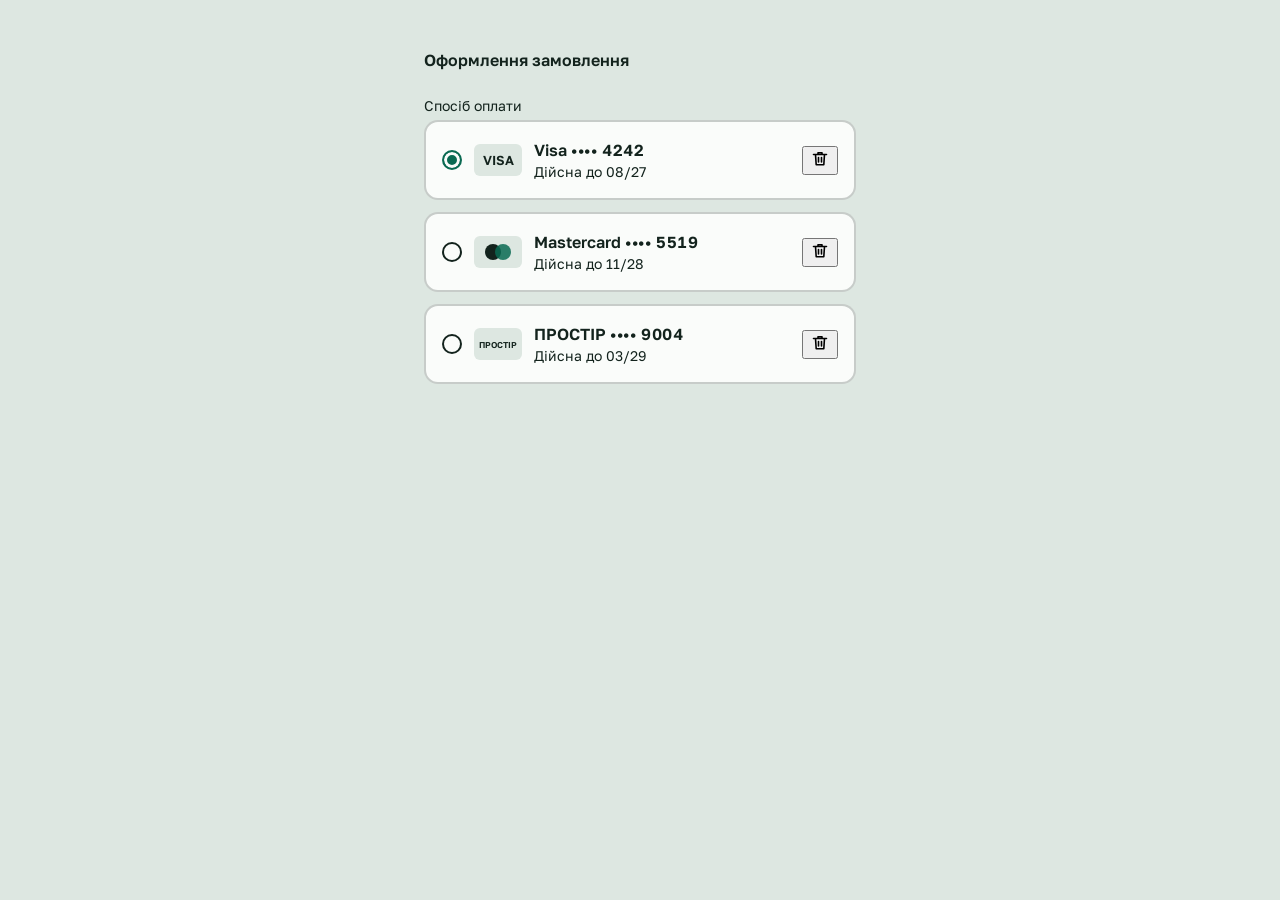
<file: index.html>
<!DOCTYPE html>
<html lang="uk">
<head>
  <meta charset="utf-8">
  <meta name="viewport" content="width=device-width, initial-scale=1">
  <title>Payment Method Card — Практична робота №1</title>

  <link rel="preconnect" href="https://fonts.googleapis.com">
  <link rel="preconnect" href="https://fonts.gstatic.com" crossorigin>
  <link href="https://fonts.googleapis.com/css2?family=Golos+Text:wght@400;600&display=swap" rel="stylesheet">

  <link rel="stylesheet" href="style.css">
</head>

<body>
  <main class="checkout">
    <h1 class="checkout__title">Оформлення замовлення</h1>

    <form>
      <fieldset class="checkout__group">
        <legend class="checkout__legend">Спосіб оплати</legend>

  
        <article class="pay-card">
          <input class="pay-card__radio" type="radio" name="payment-method"
                 id="pm-visa-4242" value="visa-4242"
                 aria-describedby="pm-visa-4242-expiry" checked>

          <svg class="pay-card__logo" viewBox="0 0 48 32" aria-hidden="true">
            <rect class="pay-card__logo-frame" width="48" height="32" rx="6"/>
            <text class="pay-card__logo-word" x="24" y="21" text-anchor="middle" font-size="13">VISA</text>
          </svg>

          <div class="pay-card__info">
            <h2 class="pay-card__title">
              <label class="pay-card__label" for="pm-visa-4242">
                Visa
                <span class="pay-card__number" aria-hidden="true">•••• 4242</span>
                <span class="visually-hidden">, номер закінчується на 4242</span>
              </label>
            </h2>
            <p class="pay-card__expiry" id="pm-visa-4242-expiry">
              Дійсна до <time datetime="2027-08">08/27</time>
            </p>
          </div>

          <button class="pay-card__remove" type="button"
                  aria-label="Видалити картку Visa, що закінчується на 4242">
            <svg viewBox="0 0 20 20" width="20" height="20" aria-hidden="true"
                 fill="none" stroke="currentColor" stroke-width="1.6"
                 stroke-linecap="round" stroke-linejoin="round">
              <path d="M3.5 5.5h13M8 5.5V3.75h4V5.5M5.5 5.5l.7 10.25h7.6l.7-10.25M8.5 8.5V13M11.5 8.5V13"/>
            </svg>
          </button>
        </article>

        <article class="pay-card">
          <input class="pay-card__radio" type="radio" name="payment-method"
                 id="pm-mc-5519" value="mastercard-5519"
                 aria-describedby="pm-mc-5519-expiry">

          <svg class="pay-card__logo" viewBox="0 0 48 32" aria-hidden="true">
            <rect class="pay-card__logo-frame" width="48" height="32" rx="6"/>
            <circle cx="19" cy="16" r="8" fill="currentColor"/>
            <circle class="pay-card__logo-accent" cx="29" cy="16" r="8" fill-opacity="0.85"/>
          </svg>

          <div class="pay-card__info">
            <h2 class="pay-card__title">
              <label class="pay-card__label" for="pm-mc-5519">
                Mastercard
                <span class="pay-card__number" aria-hidden="true">•••• 5519</span>
                <span class="visually-hidden">, номер закінчується на 5519</span>
              </label>
            </h2>
            <p class="pay-card__expiry" id="pm-mc-5519-expiry">
              Дійсна до <time datetime="2028-11">11/28</time>
            </p>
          </div>

          <button class="pay-card__remove" type="button"
                  aria-label="Видалити картку Mastercard, що закінчується на 5519">
            <svg viewBox="0 0 20 20" width="20" height="20" aria-hidden="true"
                 fill="none" stroke="currentColor" stroke-width="1.6"
                 stroke-linecap="round" stroke-linejoin="round">
              <path d="M3.5 5.5h13M8 5.5V3.75h4V5.5M5.5 5.5l.7 10.25h7.6l.7-10.25M8.5 8.5V13M11.5 8.5V13"/>
            </svg>
          </button>
        </article>

        <article class="pay-card">
          <input class="pay-card__radio" type="radio" name="payment-method"
                 id="pm-prostir-9004" value="prostir-9004"
                 aria-describedby="pm-prostir-9004-expiry">

          <svg class="pay-card__logo" viewBox="0 0 48 32" aria-hidden="true">
            <rect class="pay-card__logo-frame" width="48" height="32" rx="6"/>
            <text class="pay-card__logo-word" x="24" y="19.5" text-anchor="middle"
                  font-size="8.5">ПРОСТІР</text>
          </svg>

          <div class="pay-card__info">
            <h2 class="pay-card__title">
              <label class="pay-card__label" for="pm-prostir-9004">
                ПРОСТІР
                <span class="pay-card__number" aria-hidden="true">•••• 9004</span>
                <span class="visually-hidden">, номер закінчується на 9004</span>
              </label>
            </h2>
            <p class="pay-card__expiry" id="pm-prostir-9004-expiry">
              Дійсна до <time datetime="2029-03">03/29</time>
            </p>
          </div>

          <button class="pay-card__remove" type="button"
                  aria-label="Видалити картку ПРОСТІР, що закінчується на 9004">
            <svg viewBox="0 0 20 20" width="20" height="20" aria-hidden="true"
                 fill="none" stroke="currentColor" stroke-width="1.6"
                 stroke-linecap="round" stroke-linejoin="round">
              <path d="M3.5 5.5h13M8 5.5V3.75h4V5.5M5.5 5.5l.7 10.25h7.6l.7-10.25M8.5 8.5V13M11.5 8.5V13"/>
            </svg>
          </button>
        </article>
      </fieldset>
    </form>
  </main>
</body>
</html>
</file>
<file: style.css>
:root {

  --bg: #DDE7E1;       
  --surface: #FAFCFA;  
  --text: #13231D;     
  --accent: #0A6A52;   


  --font: "Golos Text", system-ui, -apple-system, "Segoe UI", Roboto, sans-serif;
  --title: 600 1rem/1.5rem var(--font);      
  --body: 400 0.875rem/1.25rem var(--font);    

 
  --border: color-mix(in srgb, var(--text) 22%, transparent);
  --hover-fill: color-mix(in srgb, var(--text) 10%, transparent);


  --gap: 0.75rem;        
  --pad: 1rem;            
  --radius-card: 0.875rem;
  --speed: 160ms;
}


*,
*::before,
*::after {
  box-sizing: border-box;
}

body {
  margin: 0;
  background: var(--bg);
  color: var(--text);
  font: var(--body);
}

.visually-hidden {
  position: absolute;
  width: 1px;
  height: 1px;
  overflow: hidden;
  clip-path: inset(50%);
  white-space: nowrap;
}


.checkout {
  max-width: 30rem;
  margin: 0 auto;
  padding: clamp(1rem, 5vw, 3rem) clamp(0.75rem, 4vw, 1.5rem);
}

.checkout__title {
  margin: 0 0 1.5rem;
  font: var(--title);
}

.checkout__group {
  display: grid;
  gap: var(--gap);
  min-width: 0;  
  margin: 0;
  padding: 0;
  border: 0;
}

.checkout__legend {
  margin-bottom: 0.25rem;
  padding: 0;
  font: var(--body);
}

.pay-card {
  position: relative;       
  display: flex;
  align-items: center;
  gap: var(--gap);
  padding: var(--pad);
  background: var(--surface);
  border: 2px solid var(--border);
  border-radius: var(--radius-card);
  transition: border-color var(--speed) ease;
}

.pay-card__radio {
  appearance: none;
  flex: none;
  width: 1.25rem;
  height: 1.25rem;
  margin: 0;
  background: var(--surface);
  border: 2px solid var(--text);
  border-radius: 50%;
  transition: background-color var(--speed) ease,
              border-color var(--speed) ease,
              box-shadow var(--speed) ease;
}

.pay-card__radio:checked {
  background: var(--accent);
  border-color: var(--accent);
  box-shadow: inset 0 0 0 3px var(--surface);
}


.pay-card__logo {
  flex: none;
  width: 3rem;
  height: 2rem;
  color: var(--text);
}

.pay-card__logo-frame {
  fill: var(--bg);
}

.pay-card__logo-word {
  fill: currentColor;
  font-family: var(--font);
  font-weight: 600;
}

.pay-card__logo-accent {
  fill: var(--accent);
}

.pay-card__info {
  flex: 1 1 0;
  min-width: 0;              

.pay-card__title {
  margin: 0;
  font: var(--title);
}

.pay-card__label {
  cursor: pointer;
}


.pay-card__label::after {
  content: "";
  position: absolute;
  inset: 0;
  border-radius: inherit;
}

.pay-card__number {
  white-space: nowrap;
  font-variant-numeric: tabular-nums;
  letter-spacing: 0.04em;
}

.pay-card__expiry {
  margin: 0;
  font: var(--body);
}


.pay-card__remove {
  position: relative;        
  z-index: 1;
  flex: none;
  display: grid;
  place-items: center;
  width: 2.5rem;
  height: 2.5rem;
  padding: 0;
  background: transparent;
  border: 0;
  border-radius: 50%;
  color: var(--text);
  cursor: pointer;
  transition: background-color var(--speed) ease;
}




.pay-card:hover {
  border-color: var(--text);
}

.pay-card__remove:hover {
  background: var(--hover-fill);
}


.pay-card:has(.pay-card__radio:checked) {
  border-color: var(--accent);
}


.pay-card__radio:focus-visible,
.pay-card__remove:focus-visible {
  outline: 3px solid var(--accent);
  outline-offset: 3px;
}


@supports selector(:has(*)) {
  .pay-card:has(.pay-card__radio:focus-visible) {
    outline: 3px solid var(--accent);
    outline-offset: 3px;
  }

  .pay-card__radio:focus-visible {
    outline: none;
  }
}

@media (prefers-reduced-motion: reduce) {
  .pay-card,
  .pay-card__radio,
  .pay-card__remove {
    transition: none;
  }
}


@media (forced-colors: active) {
  .pay-card__radio {
    appearance: auto;
  }
}
</file>
